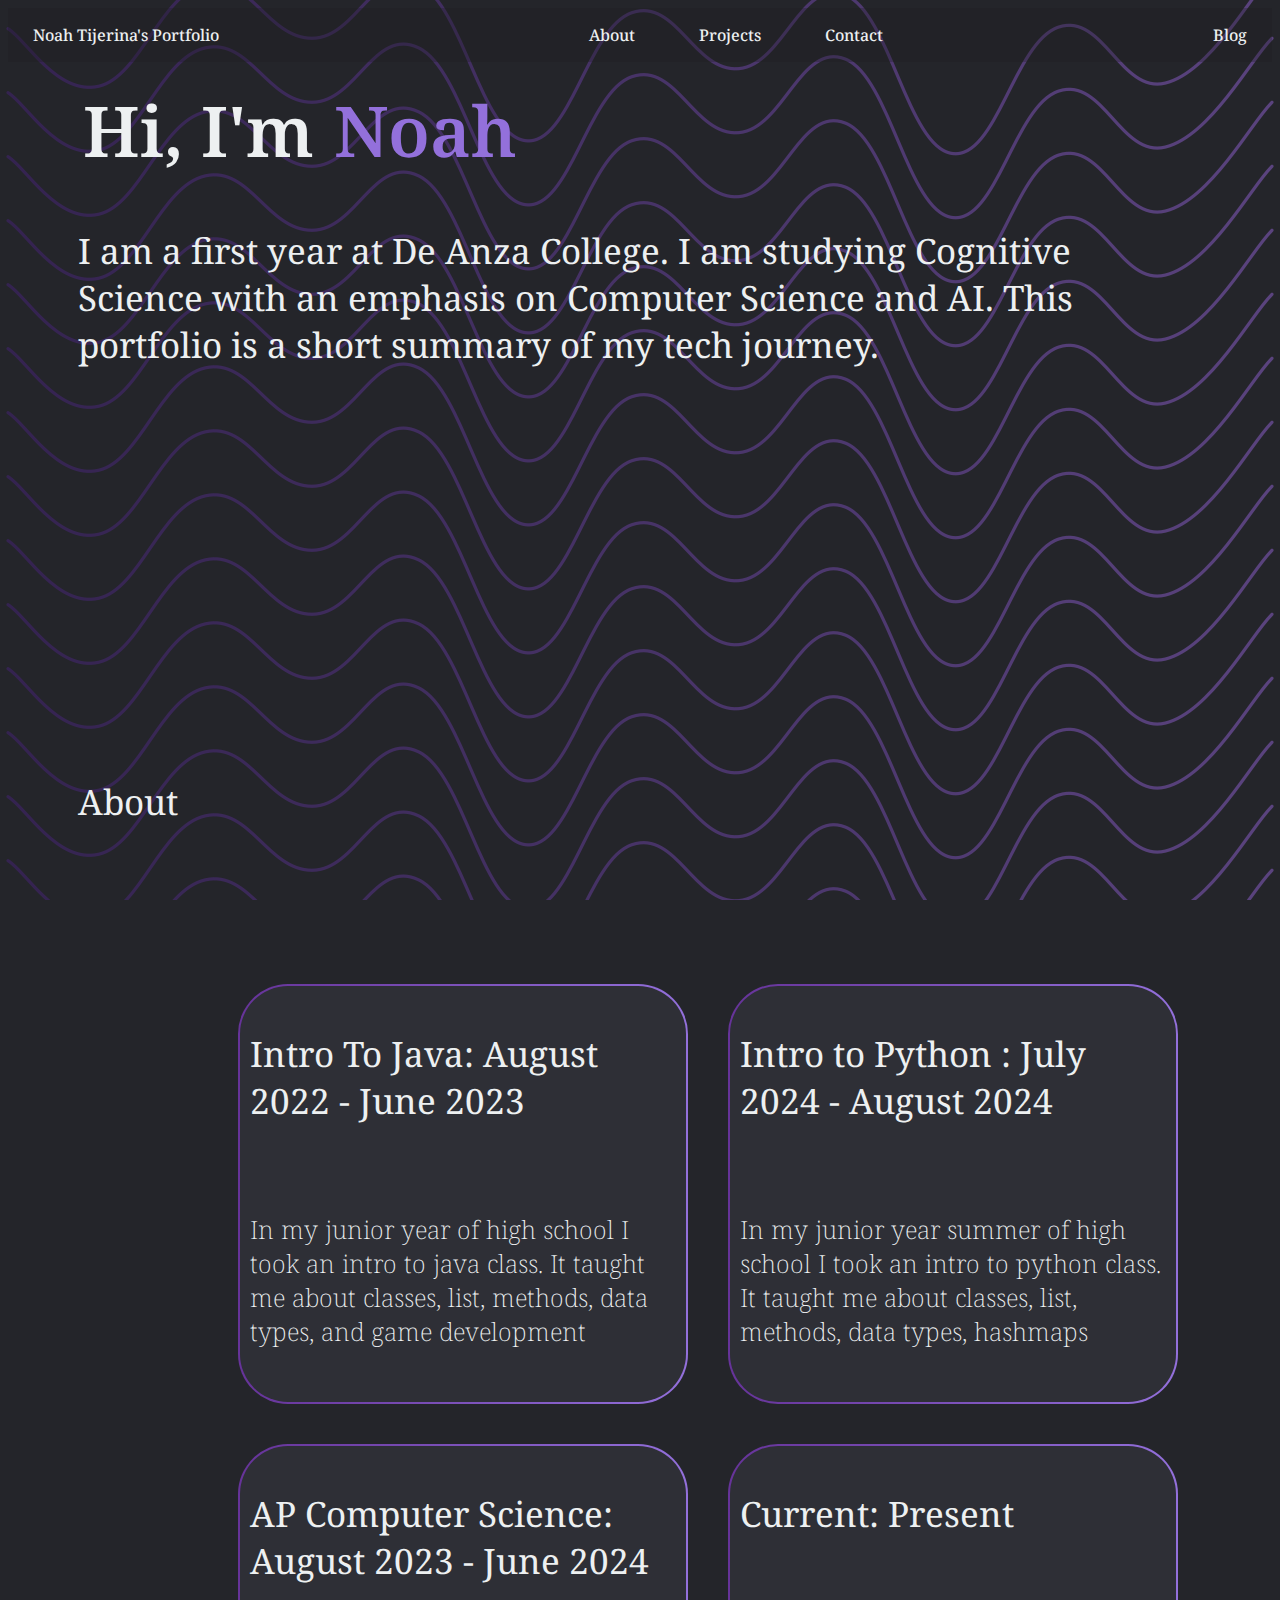
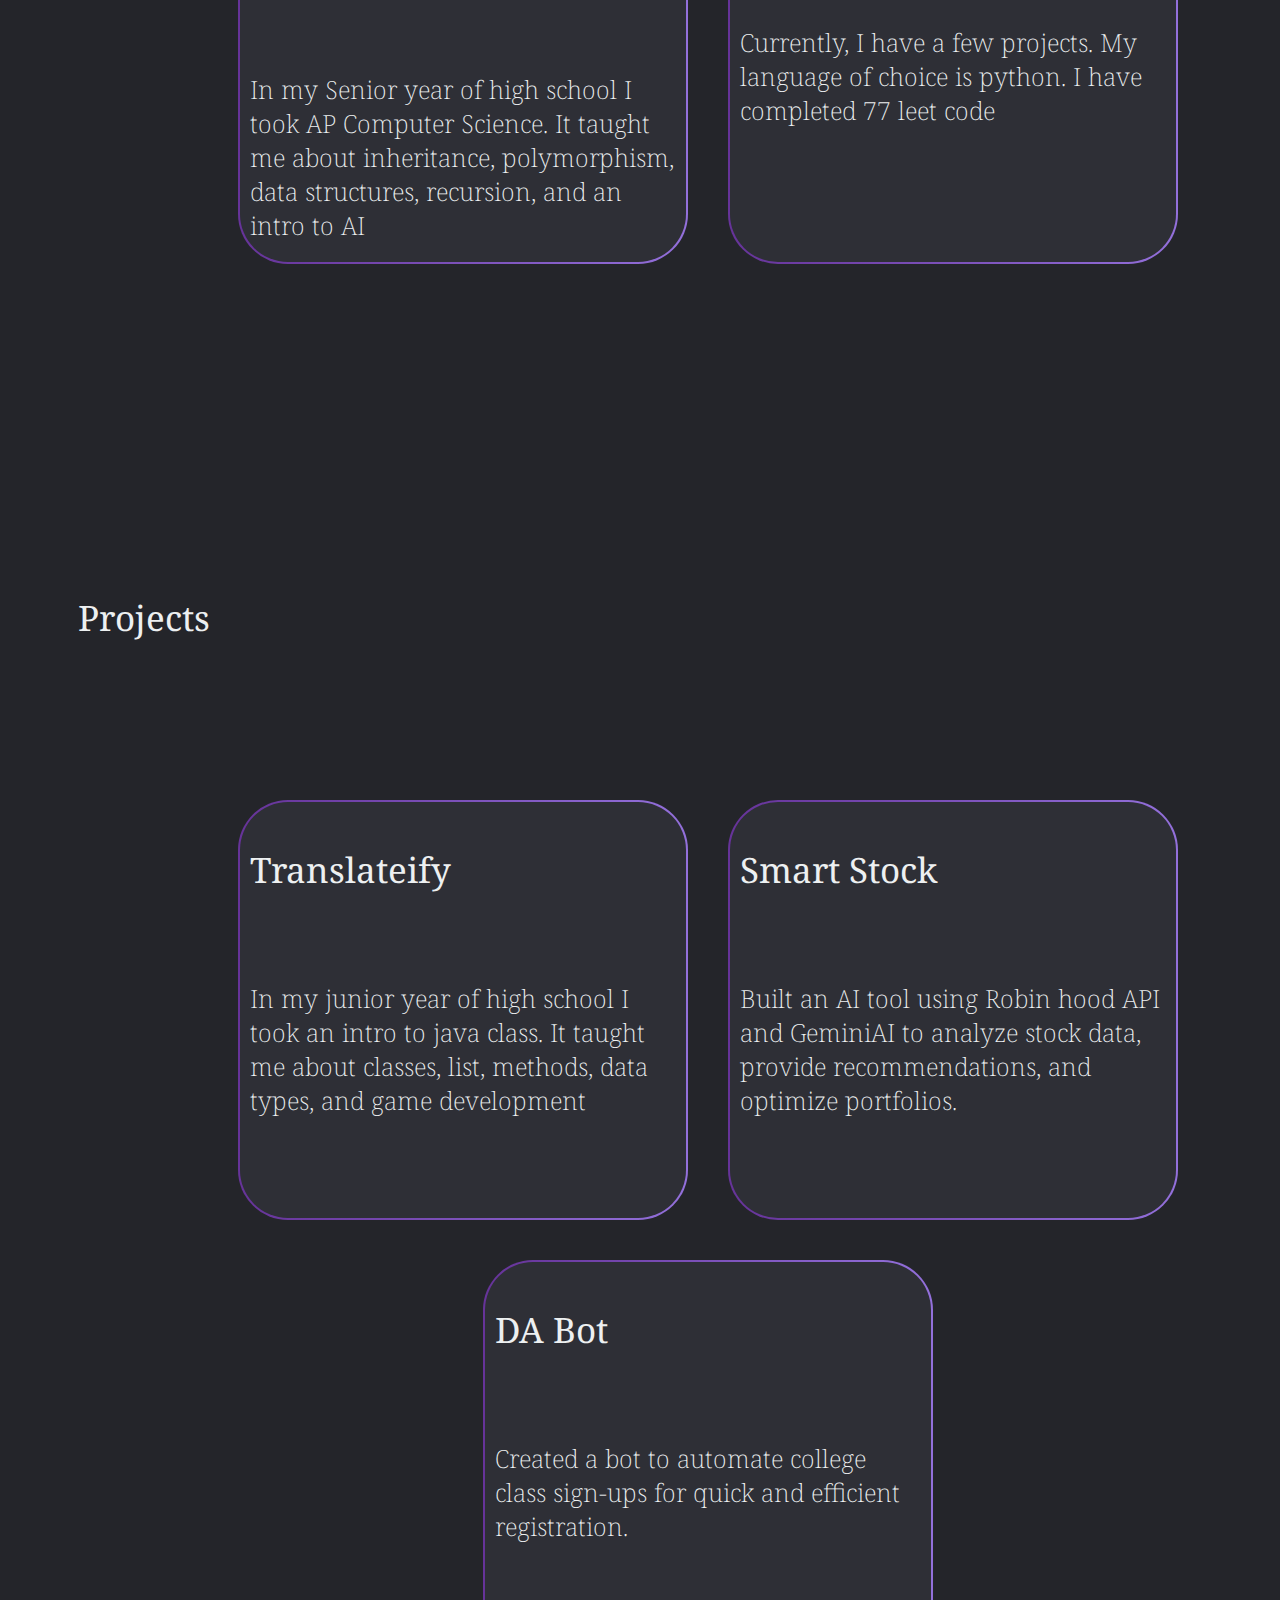
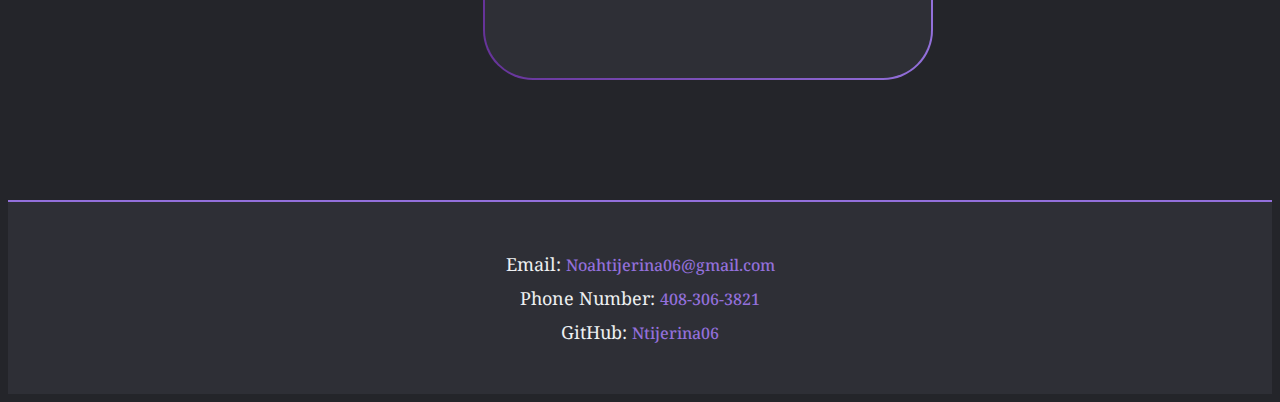
<file: index.html>
<!DOCTYPE html>
<html lang="en">
<head>
    <meta charset="UTF-8">
    <meta name="viewport" content="width=device-width, initial-scale=1.0">
    <title>Noah Tijerina's portfolio</title>
    <link rel="stylesheet" href="Styles/styles.css">
    <link rel="stylesheet" href="Styles/NavBar.css">
</head>
<body>
<div class="line_bg">
    <header>
            <button class="logo">
                Noah Tijerina's Portfolio
            </button>
            <ul class="nav_links">
                <li><a href="#About">About</a></li>
                <li><a href="#Projects">Projects</a></li>
                <li><a href="#Contact">Contact</a></li>
            </ul>

        <a class="cta" href="blog.html">
            <button>Blog</button>
        </a>
    </header>

    <div class="name">
        <h1 style="color: #edf0f1">Hi, I'm </h1>
        <h1 style="color: mediumpurple"> Noah</h1>
    </div>

    <h2 class="Description" style="padding: 0px 70px">
        I am a first year at De Anza College. I am studying Cognitive Science with an emphasis on Computer Science and
        AI. This portfolio is a short summary of my tech journey.
    </h2>

</div>

<div style="margin-top: 400px;" id="About">
    <h2 class="Description" style="padding: 10px 70px">About</h2>
    <div class="about_container">
        <div class="card">
            <h2 class="Description"> Intro To Java: August 2022 - June 2023</h2>
            <p class="about_description"><br> In my junior year of high school I took an intro to java class. It
                taught me about classes, list, methods, data types, and game development </p>

        </div>

        <div class="card">
            <h2 class="Description"> Intro to Python : July 2024 - August 2024</h2>
            <p class="about_description"><br> In my junior year summer of high school I took an intro to python
                class. It taught me about classes, list, methods, data types, hashmaps</p>

        </div>

        <div class="card">
            <h2 class="Description"> AP Computer Science: August 2023 - June 2024</h2>
            <p class="about_description"><br> In my Senior year of high school I took AP Computer Science. It taught
                me about inheritance, polymorphism, data structures, recursion, and an intro to AI </p>

        </div>

        <div class="card">
            <h2 class="Description"> Current: Present</h2>
            <p class="about_description"><br> Currently, I have a few projects. My language of choice is python. I
                have completed 77 leet code </p>

        </div>
    </div>
</div>

<div style="margin-top: 200px;" id="Projects">
    <h2 class="Description" style="padding: 10px 70px">Projects</h2>
    <div class="about_container">
        <div class="card">
            <h2 class="Description"> Translateify</h2>
            <p class="about_description"><br> In my junior year of high school I took an intro to java class. It
                taught me about classes, list, methods, data types, and game development </p>

        </div>

        <div class="card">
            <h2 class="Description"> Smart Stock</h2>
            <p class="about_description"><br> Built an AI tool using Robin hood API and GeminiAI to analyze stock
                data, provide recommendations, and optimize portfolios.</p>

        </div>

        <div class="card">
            <h2 class="Description"> DA Bot</h2>
            <p class="about_description"><br> Created a bot to automate college class sign-ups for quick and
                efficient registration. </p>

        </div>
    </div>
</div>

<footer class="contact" id="Contact">
    <div class="contact-info">
        <p>Email: <a href="mailto:Noahtijerina06@gmail.com">Noahtijerina06@gmail.com</a></p>
        <p>Phone Number: <a href="tel:+14083063821">408-306-3821</a></p>
        <p>GitHub: <a href="https://github.com/Ntijerina06" target="_blank">Ntijerina06</a></p>
    </div>
</footer>

</body>
</html>
</file>
<file: Styles/styles.css>
@import url('https://fonts.googleapis.com/css2?family=Noto+Serif:ital,wght@0,100..900;1,100..900&display=swap');

* {
    font-family: 'Noto Serif', serif;
}

html {
    scroll-behavior: smooth;
}

body {
    background-color: #24252A;
}

.line_bg::before {
    content: "";
    position: absolute;
    top: 0;
    left: 0;
    right: 0;
    bottom: 0;
    background-image: url("../images/lines_bg.png");
    background-size: cover;
    opacity: 0.5;
    z-index: -1;
}

.name {
    display: flex;
    align-items: center;
    padding: 20px 75px;
}

.name h1 {
    font-size: 70px;
    font-weight: 600;
    padding-right: 20px;
    margin: 0;
}

.Description {
    color: #edf0f1;
    font-size: 35px;
    font-weight: 400;
    max-width: 1100px;
}

.about_container {
    position: relative;
    width: 1200px;
    display: flex;
    justify-content: center;
    align-items: center;
    flex-wrap: wrap;
    padding: 100px;
}

.about_container .card {
    width: 450px;
    height: 420px;
    background: #2E2F36;
    padding: 15px 10px;
    display: flex;
    flex-direction: column;
    border-radius: 50px;
    margin: 20px;

    /* Thinner gradient border */
    position: relative;
    box-sizing: border-box;
    border: 2px solid transparent;
    background-clip: padding-box;

    /* Add gradient pseudo-element */

    &:before {
        content: '';
        position: absolute;
        top: 0;
        left: 0;
        right: 0;
        bottom: 0;
        z-index: -1;
        border-radius: inherit;
        background: linear-gradient(to right, rebeccapurple, mediumpurple); /* Gradient colors */
        margin: -2px; /* Matches the size of the outer border */
    }

    transition: transform 0.3s ease, box-shadow 0.3s ease;
}

.about_container .card:hover {
    transform: scale(1.05);
    box-shadow: 0 10px 20px rgba(0, 0, 0, 0.5);
}


.about_description {
    color: #edf0f1;
    font-size: 25px;
    font-weight: 200;
}

.contact {
    background-color: #2E2F36; /* Match the color theme of the website */
    color: #edf0f1; /* Text color to match the rest of the site */
    padding: 40px 20px; /* Add padding for spacing */
    text-align: center; /* Center-align the text */
    font-size: 18px; /* Increase font size for readability */
    border-top: 2px solid mediumpurple; /* Add a top border to distinguish the footer */
}

.contact a {
    color: mediumpurple; /* Link color that matches your button gradient */
    text-decoration: none; /* Remove underline */
}

.contact a:hover {
    text-decoration: underline; /* Add underline on hover for better UX */
}

.contact-info p {
    margin: 10px 0; /* Space between each line of contact info */
}
</file>
<file: Styles/NavBar.css>
li, a, button {
    font-size: 16px;
    font-weight: 500;
    color: #edf0f1;
    text-decoration: none;
}

header {
    display: flex;
    justify-content: space-between;
    align-items: center;
    background-color: rgba(29, 30, 34, 0.3); /* The fourth value (0.5) sets the opacity */
}

.logo {
    color: #edf0f1;
    background-color: transparent;
    padding: 9px 25px;
    border: none;
    border-radius: 50px;
    transition: all 0.4s ease-out;
}

.logo:hover {
    background-color: mediumpurple;
    padding: 9px 25px;
    border: none;
    border-radius: 50px;
    transition: all 0.2s ease-in;
}

/* Navigation links styling */
.nav_links {
    list-style: none;
}

.nav_links li {
    display: inline-block;
    background-color: transparent;
    padding: 0px 20px;
}

.nav_links li a {
    transition: all 0.3s ease 0s;
    padding: 5px 10px;
    border-radius: 5px;

}

.nav_links li a:hover {
    color: mediumpurple;
}

/* Button styling */
button {
    background-color: transparent;
    padding: 9px 25px;
    border: none;
    border-radius: 50px;
    cursor: pointer;
    transition: all 0.3s ease 0s;
}

button:hover {
    background-color: mediumpurple;
}
</file>
